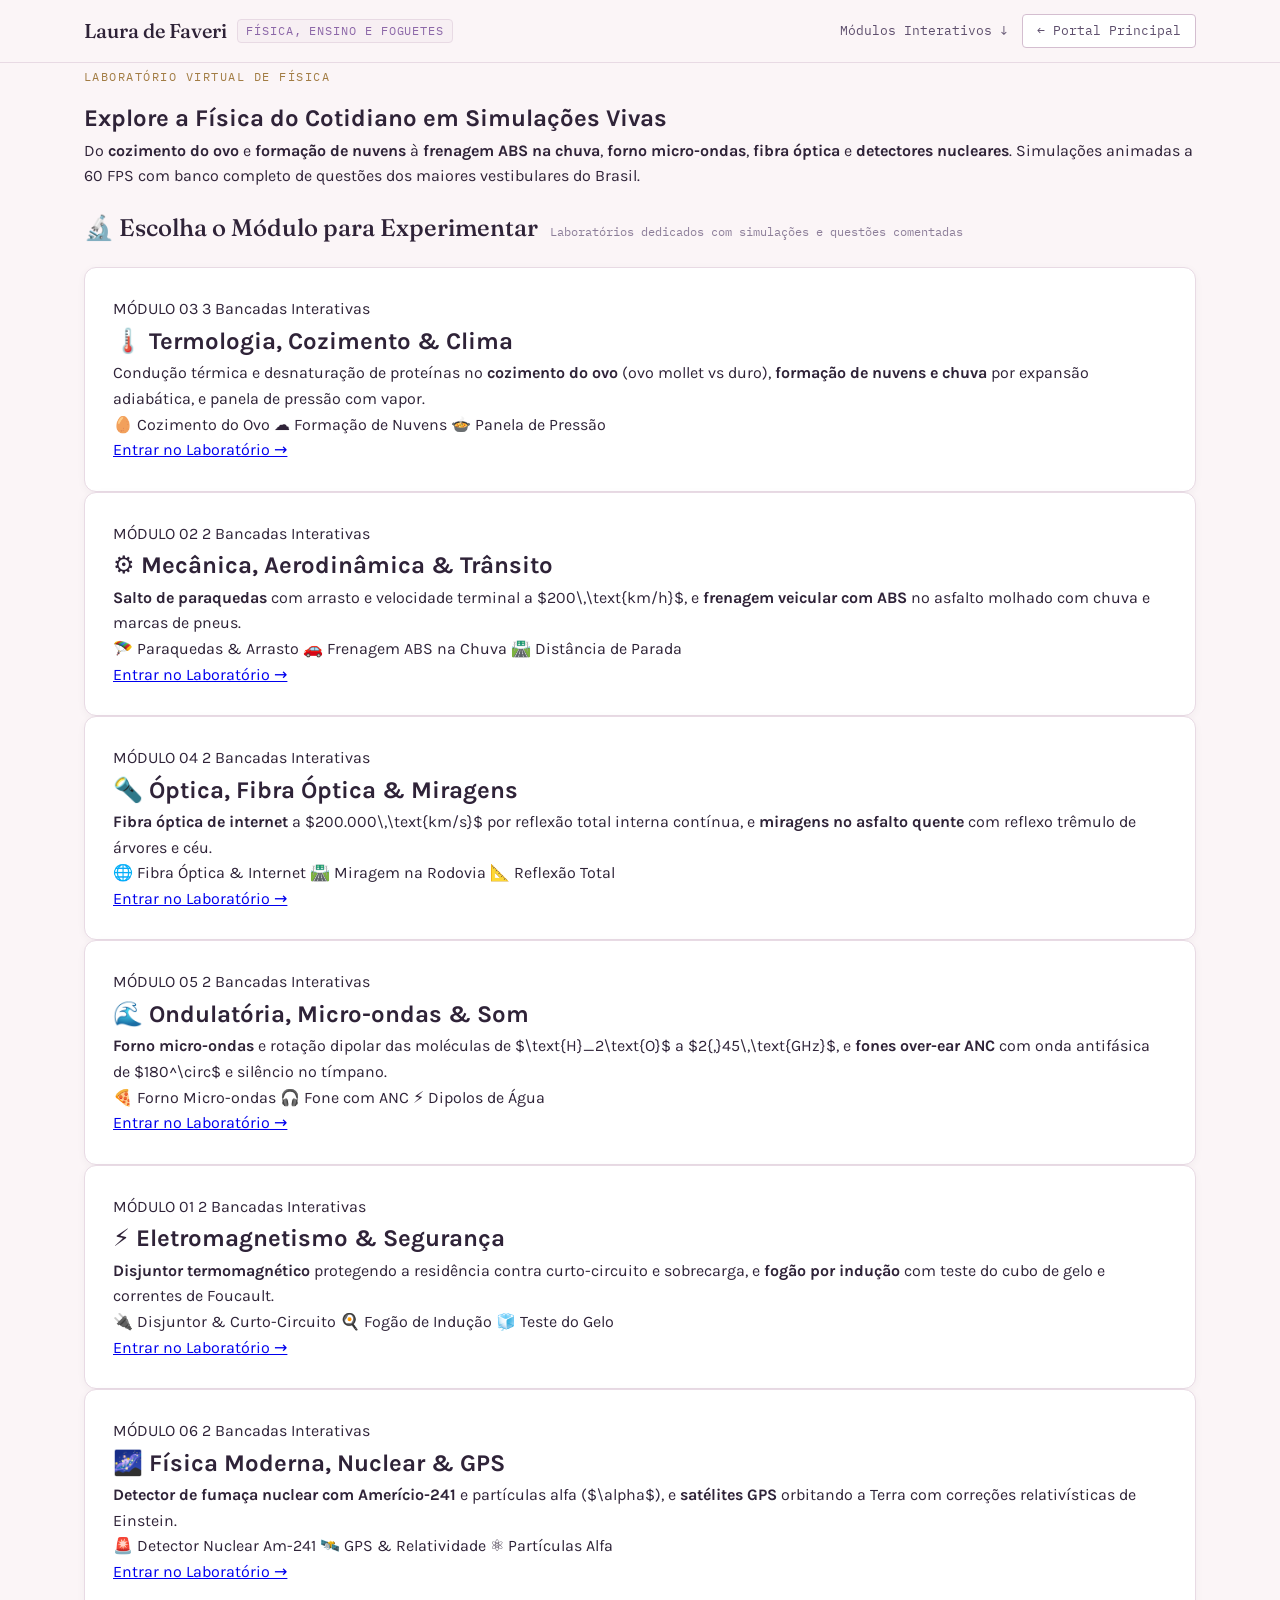
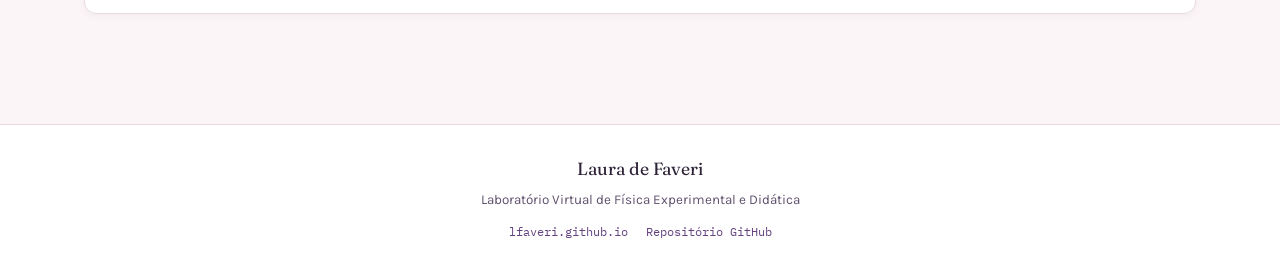
<file: index.html>
<!DOCTYPE html>
<html lang="pt-BR">
<head>
  <meta charset="UTF-8">
  <meta name="viewport" content="width=device-width, initial-scale=1.0">
  <title>Laboratório Virtual de Física | Laura de Faveri</title>
  <meta name="description" content="Laboratório Virtual de Física Experimental e Vestibulares com simulações interativas ricas e exercícios de vestibulares (ENEM, FUVEST, UNICAMP, ITA).">

  <!-- Google Fonts: Fraunces, Karla e IBM Plex Mono -->
  <link rel="preconnect" href="https://fonts.googleapis.com">
  <link rel="preconnect" href="https://fonts.gstatic.com" crossorigin>
  <link href="https://fonts.googleapis.com/css2?family=Fraunces:ital,opsz,wght@0,9..144,300;0,9..144,400;0,9..144,500;1,9..144,400&family=Karla:wght@400;500;600;700&family=IBM+Plex+Mono:wght@400;500;600&display=swap" rel="stylesheet">

  <link rel="stylesheet" href="css/style.css">
</head>
<body>

  <!-- HEADER -->
  <header class="site-header">
    <div class="header-container">
      <a href="index.html" class="wordmark-group">
        <span class="wordmark">Laura de Faveri</span>
        <span class="wordmark-tag">Física, Ensino e Foguetes</span>
      </a>
      <div class="header-nav-right">
        <a href="#modulos" class="nav-anchor">Módulos Interativos ↓</a>
        <a href="https://lfaveri.github.io/" class="back-btn" target="_blank" rel="noopener">← Portal Principal</a>
      </div>
    </div>
  </header>

  <main>
    <!-- HERO SECTION -->
    <section class="portal-hero">
      <div class="container">
        <span class="eyebrow">laboratório virtual de física</span>
        <h1 class="portal-title">Explore a Física do Cotidiano em Simulações Vivas</h1>
        <p class="portal-desc">
          Do <strong>cozimento do ovo</strong> e <strong>formação de nuvens</strong> à <strong>frenagem ABS na chuva</strong>, <strong>forno micro-ondas</strong>, <strong>fibra óptica</strong> e <strong>detectores nucleares</strong>. Simulações animadas a 60 FPS com banco completo de questões dos maiores vestibulares do Brasil.
        </p>
      </div>
    </section>

    <!-- CARDS DE MÓDULOS -->
    <section class="modules-section" id="modulos">
      <div class="container">
        <div class="section-head">
          <h2 class="section-head-title">🔬 Escolha o Módulo para Experimentar</h2>
          <span class="section-head-tag">Laboratórios dedicados com simulações e questões comentadas</span>
        </div>

        <div class="module-cards-grid">

          <!-- Card 1: Termologia (Com Destaque para Ovo & Nuvens) -->
          <div class="module-card">
            <div class="module-card-header">
              <span class="module-code">MÓDULO 03</span>
              <span class="module-topics-count">3 Bancadas Interativas</span>
            </div>
            <h2 class="module-name">🌡️ Termologia, Cozimento & Clima</h2>
            <p class="module-summary">
              Condução térmica e desnaturação de proteínas no <strong>cozimento do ovo</strong> (ovo mollet vs duro), <strong>formação de nuvens e chuva</strong> por expansão adiabática, e panela de pressão com vapor.
            </p>
            <div class="module-highlights">
              <span class="highlight-pill">🥚 Cozimento do Ovo</span>
              <span class="highlight-pill">☁️ Formação de Nuvens</span>
              <span class="highlight-pill">🍲 Panela de Pressão</span>
            </div>
            <a href="termologia.html" class="module-enter-btn">Entrar no Laboratório →</a>
          </div>

          <!-- Card 2: Mecânica (Com Destaque para Paraquedas & Carro) -->
          <div class="module-card">
            <div class="module-card-header">
              <span class="module-code">MÓDULO 02</span>
              <span class="module-topics-count">2 Bancadas Interativas</span>
            </div>
            <h2 class="module-name">⚙️ Mecânica, Aerodinâmica & Trânsito</h2>
            <p class="module-summary">
              <strong>Salto de paraquedas</strong> com arrasto e velocidade terminal a $200\,\text{km/h}$, e <strong>frenagem veicular com ABS</strong> no asfalto molhado com chuva e marcas de pneus.
            </p>
            <div class="module-highlights">
              <span class="highlight-pill">🪂 Paraquedas & Arrasto</span>
              <span class="highlight-pill">🚗 Frenagem ABS na Chuva</span>
              <span class="highlight-pill">🛣️ Distância de Parada</span>
            </div>
            <a href="mecanica.html" class="module-enter-btn">Entrar no Laboratório →</a>
          </div>

          <!-- Card 3: Óptica (Com Destaque para Fibra Óptica & Miragem) -->
          <div class="module-card">
            <div class="module-card-header">
              <span class="module-code">MÓDULO 04</span>
              <span class="module-topics-count">2 Bancadas Interativas</span>
            </div>
            <h2 class="module-name">🔦 Óptica, Fibra Óptica & Miragens</h2>
            <p class="module-summary">
              <strong>Fibra óptica de internet</strong> a $200.000\,\text{km/s}$ por reflexão total interna contínua, e <strong>miragens no asfalto quente</strong> com reflexo trêmulo de árvores e céu.
            </p>
            <div class="module-highlights">
              <span class="highlight-pill">🌐 Fibra Óptica & Internet</span>
              <span class="highlight-pill">🛣️ Miragem na Rodovia</span>
              <span class="highlight-pill">📐 Reflexão Total</span>
            </div>
            <a href="optica.html" class="module-enter-btn">Entrar no Laboratório →</a>
          </div>

          <!-- Card 4: Ondulatória (Com Destaque para Micro-ondas & ANC) -->
          <div class="module-card">
            <div class="module-card-header">
              <span class="module-code">MÓDULO 05</span>
              <span class="module-topics-count">2 Bancadas Interativas</span>
            </div>
            <h2 class="module-name">🌊 Ondulatória, Micro-ondas & Som</h2>
            <p class="module-summary">
              <strong>Forno micro-ondas</strong> e rotação dipolar das moléculas de $\text{H}_2\text{O}$ a $2{,}45\,\text{GHz}$, e <strong>fones over-ear ANC</strong> com onda antifásica de $180^\circ$ e silêncio no tímpano.
            </p>
            <div class="module-highlights">
              <span class="highlight-pill">🍕 Forno Micro-ondas</span>
              <span class="highlight-pill">🎧 Fone com ANC</span>
              <span class="highlight-pill">⚡ Dipolos de Água</span>
            </div>
            <a href="ondulatoria.html" class="module-enter-btn">Entrar no Laboratório →</a>
          </div>

          <!-- Card 5: Eletromagnetismo (Com Destaque para Disjuntor & Fogão) -->
          <div class="module-card">
            <div class="module-card-header">
              <span class="module-code">MÓDULO 01</span>
              <span class="module-topics-count">2 Bancadas Interativas</span>
            </div>
            <h2 class="module-name">⚡ Eletromagnetismo & Segurança</h2>
            <p class="module-summary">
              <strong>Disjuntor termomagnético</strong> protegendo a residência contra curto-circuito e sobrecarga, e <strong>fogão por indução</strong> com teste do cubo de gelo e correntes de Foucault.
            </p>
            <div class="module-highlights">
              <span class="highlight-pill">🔌 Disjuntor & Curto-Circuito</span>
              <span class="highlight-pill">🍳 Fogão de Indução</span>
              <span class="highlight-pill">🧊 Teste do Gelo</span>
            </div>
            <a href="eletromagnetismo.html" class="module-enter-btn">Entrar no Laboratório →</a>
          </div>

          <!-- Card 6: Física Moderna (Com Destaque para Detector Nuclear & GPS) -->
          <div class="module-card">
            <div class="module-card-header">
              <span class="module-code">MÓDULO 06</span>
              <span class="module-topics-count">2 Bancadas Interativas</span>
            </div>
            <h2 class="module-name">🌌 Física Moderna, Nuclear & GPS</h2>
            <p class="module-summary">
              <strong>Detector de fumaça nuclear com Amerício-241</strong> e partículas alfa ($\alpha$), e <strong>satélites GPS</strong> orbitando a Terra com correções relativísticas de Einstein.
            </p>
            <div class="module-highlights">
              <span class="highlight-pill">🚨 Detector Nuclear Am-241</span>
              <span class="highlight-pill">🛰️ GPS & Relatividade</span>
              <span class="highlight-pill">⚛️ Partículas Alfa</span>
            </div>
            <a href="moderna.html" class="module-enter-btn">Entrar no Laboratório →</a>
          </div>

        </div>
      </div>
    </section>
  </main>

  <!-- FOOTER -->
  <footer class="site-footer">
    <div class="container">
      <div class="footer-wordmark">Laura de Faveri</div>
      <p class="footer-note">Laboratório Virtual de Física Experimental e Didática</p>
      <div class="footer-links">
        <a href="https://lfaveri.github.io/" class="footer-link">lfaveri.github.io</a>
        <a href="https://github.com/lfaveri/simulations" class="footer-link">Repositório GitHub</a>
      </div>
    </div>
  </footer>

  <script src="js/main.js"></script>
</body>
</html>
</file>
<file: css/style.css>
/* ==========================================================================
   LABORATÓRIO DE FÍSICA — Laura de Faveri
   Design System Limpo, Elegante e Acadêmico
   ========================================================================== */

:root {
  --bg: #fbf5f7;
  --bg-panel: #ffffff;
  --bg-panel-soft: #f7eff3;
  
  --lilac: #c9aede;
  --lilac-deep: #8c67a8;
  --lilac-dark: #63427f;
  --rose: #e8a9bc;
  --thread: #cba36b;
  --thread-dark: #a27c44;
  --line: #e8dae4;
  --line-strong: #d4bed0;
  
  --ink: #2f2338;
  --ink-soft: #5e4f6d;
  --ink-muted: #8c7e99;
  
  --lab-green: #2e8b57;
  --lab-green-bg: #eaf6ef;
  --lab-blue: #3b6cb5;
  --lab-blue-bg: #edf3fc;
  --lab-red: #c8435d;
  --lab-red-bg: #fdf0f2;
  
  --font-serif: 'Fraunces', Georgia, serif;
  --font-sans: 'Karla', system-ui, -apple-system, sans-serif;
  --font-mono: 'IBM Plex Mono', monospace;
  
  --radius-sm: 4px;
  --radius-md: 8px;
  --radius-lg: 12px;
  
  --shadow-sm: 0 2px 8px rgba(47, 35, 56, 0.04);
  --shadow-md: 0 6px 20px rgba(47, 35, 56, 0.06);
  
  --transition: 0.2s ease;
}

/* Reset Global */
*, *::before, *::after { box-sizing: border-box; margin: 0; padding: 0; }

html { scroll-behavior: smooth; font-size: 16px; }

body {
  background-color: var(--bg) !important;
  color: var(--ink) !important;
  font-family: var(--font-sans);
  font-size: 16px;
  line-height: 1.6;
  -webkit-font-smoothing: antialiased;
  min-height: 100vh;
  display: flex;
  flex-direction: column;
}

.container {
  max-width: 1160px;
  margin: 0 auto;
  padding: 0 24px;
  width: 100%;
}

main { flex: 1; }

/* Header & Navegação */
.site-header {
  background: rgba(251, 245, 247, 0.95);
  border-bottom: 1px solid var(--line);
  padding: 14px 0;
  position: sticky;
  top: 0;
  z-index: 50;
  backdrop-filter: blur(10px);
}

.header-container {
  max-width: 1160px;
  margin: 0 auto;
  padding: 0 24px;
  display: flex;
  align-items: center;
  justify-content: space-between;
}

.wordmark-group {
  display: flex;
  align-items: center;
  gap: 10px;
  text-decoration: none;
}

.wordmark {
  font-family: var(--font-serif);
  font-size: 1.25rem;
  font-weight: 500;
  color: var(--ink);
}

.wordmark-tag {
  font-family: var(--font-mono);
  font-size: 0.72rem;
  text-transform: uppercase;
  letter-spacing: 0.08em;
  color: var(--lilac-deep);
  background: var(--bg-panel-soft);
  padding: 2px 8px;
  border-radius: var(--radius-sm);
  border: 1px solid var(--line);
}

.header-nav-right {
  display: flex;
  align-items: center;
  gap: 14px;
}

.nav-anchor {
  font-family: var(--font-mono);
  font-size: 0.8rem;
  color: var(--ink-soft);
  text-decoration: none;
}
.nav-anchor:hover { color: var(--lilac-dark); text-decoration: underline; }

.back-btn {
  display: inline-flex;
  align-items: center;
  gap: 6px;
  font-family: var(--font-mono);
  font-size: 0.8rem;
  color: var(--ink-soft);
  background: var(--bg-panel);
  border: 1px solid var(--line-strong);
  padding: 6px 14px;
  border-radius: var(--radius-sm);
  text-decoration: none;
  transition: all var(--transition);
}

.back-btn:hover {
  background: #ffffff;
  color: var(--ink);
  border-color: var(--lilac-deep);
  transform: translateY(-1px);
}

/* ==========================================================================
   LANDING PAGE (INDEX)
   ========================================================================== */
.hero-hub {
  padding: 60px 0 40px;
  text-align: center;
}

.eyebrow {
  font-family: var(--font-mono);
  font-size: 0.78rem;
  text-transform: uppercase;
  letter-spacing: 0.12em;
  color: var(--thread-dark);
  margin-bottom: 12px;
  display: inline-block;
}

.hero-title {
  font-family: var(--font-serif);
  font-size: clamp(2.2rem, 4.5vw, 3.4rem);
  font-weight: 400;
  color: var(--ink);
  line-height: 1.15;
  margin-bottom: 16px;
}

.hero-title em {
  font-style: italic;
  color: var(--lilac-dark);
}

.hero-subtitle {
  font-size: 1.1rem;
  color: var(--ink-soft);
  max-width: 680px;
  margin: 0 auto;
  line-height: 1.6;
}

.modules-section {
  padding: 20px 0 70px;
}

.modules-grid {
  display: grid;
  grid-template-columns: repeat(auto-fit, minmax(320px, 1fr));
  gap: 24px;
}

.module-card {
  background: var(--bg-panel);
  border: 1px solid var(--line);
  border-radius: var(--radius-lg);
  padding: 28px;
  text-decoration: none;
  color: var(--ink);
  display: flex;
  flex-direction: column;
  justify-content: space-between;
  box-shadow: var(--shadow-sm);
  transition: all var(--transition);
}

.module-card:hover {
  transform: translateY(-3px);
  border-color: var(--lilac-deep);
  box-shadow: var(--shadow-md);
}

.module-card-top {
  display: flex;
  align-items: center;
  gap: 14px;
  margin-bottom: 14px;
}

.module-icon {
  width: 44px;
  height: 44px;
  background: var(--bg-panel-soft);
  border: 1px solid var(--line);
  border-radius: var(--radius-md);
  display: flex;
  align-items: center;
  justify-content: center;
  font-size: 1.3rem;
  flex-shrink: 0;
}

.module-title {
  font-family: var(--font-serif);
  font-size: 1.3rem;
  color: var(--ink);
  font-weight: 500;
}

.module-desc {
  font-size: 0.92rem;
  color: var(--ink-soft);
  line-height: 1.6;
  margin-bottom: 20px;
}

.module-topics-list {
  list-style: none;
  margin-bottom: 20px;
  display: flex;
  flex-direction: column;
  gap: 6px;
}

.module-topics-list li {
  font-family: var(--font-mono);
  font-size: 0.78rem;
  color: var(--ink-muted);
  display: flex;
  align-items: center;
  gap: 6px;
}

.module-topics-list li::before {
  content: '·';
  color: var(--lilac-deep);
  font-size: 1.2rem;
  line-height: 0;
}

.module-card-cta {
  display: flex;
  align-items: center;
  gap: 6px;
  font-family: var(--font-mono);
  font-size: 0.8rem;
  font-weight: 500;
  color: var(--lilac-dark);
  padding-top: 14px;
  border-top: 1px dashed var(--line);
}

/* ==========================================================================
   SUBPÁGINAS DE MÓDULOS (BANCADAS & BANCO DE QUESTÕES)
   ========================================================================== */
.subpage-hero {
  padding: 36px 0 24px;
  border-bottom: 1px solid var(--line);
  margin-bottom: 24px;
}

.subpage-hero-row {
  display: flex;
  justify-content: space-between;
  align-items: flex-end;
  flex-wrap: wrap;
  gap: 16px;
}

.subpage-title {
  font-family: var(--font-serif);
  font-size: 2.2rem;
  color: var(--ink);
  font-weight: 400;
}

.subpage-desc {
  font-size: 0.98rem;
  color: var(--ink-soft);
  max-width: 620px;
}

/* Seção do Laboratório de Bancadas */
.lab-section {
  padding-bottom: 40px;
}

.section-head {
  display: flex;
  align-items: baseline;
  gap: 12px;
  margin-bottom: 20px;
}

.section-head-title {
  font-family: var(--font-serif);
  font-size: 1.5rem;
  font-weight: 500;
  color: var(--ink);
}

.section-head-tag {
  font-family: var(--font-mono);
  font-size: 0.75rem;
  color: var(--ink-muted);
}

.station-nav {
  display: flex;
  gap: 8px;
  background: var(--bg-panel-soft);
  border: 1px solid var(--line);
  padding: 6px;
  border-radius: var(--radius-md);
  margin-bottom: 24px;
  overflow-x: auto;
}

.station-tab {
  display: flex;
  align-items: center;
  gap: 8px;
  padding: 9px 16px;
  background: transparent;
  border: 1px solid transparent;
  border-radius: var(--radius-sm);
  cursor: pointer;
  color: var(--ink-soft);
  font-family: var(--font-sans);
  font-size: 0.9rem;
  font-weight: 500;
  white-space: nowrap;
  transition: all var(--transition);
}

.station-tab:hover {
  background: rgba(255, 255, 255, 0.6);
  color: var(--ink);
}

.station-tab.is-active {
  background: #ffffff;
  color: var(--ink);
  border-color: var(--line-strong);
  box-shadow: var(--shadow-sm);
}

.station-number {
  font-family: var(--font-mono);
  font-size: 0.72rem;
  background: var(--bg-panel-soft);
  border: 1px solid var(--line);
  color: var(--lilac-deep);
  padding: 2px 6px;
  border-radius: var(--radius-sm);
}
.station-tab.is-active .station-number {
  background: var(--lilac-deep);
  color: #ffffff;
  border-color: var(--lilac-dark);
}

.station-panel { display: none; }
.station-panel.is-active { display: block; animation: fadeIn 0.25s ease; }

.workbench-grid {
  display: grid;
  grid-template-columns: 1fr 1.15fr;
  gap: 28px;
  align-items: start;
}

/* Notebook Card */
.notebook-card {
  background: var(--bg-panel);
  border: 1px solid var(--line);
  border-radius: var(--radius-lg);
  padding: 28px;
  box-shadow: var(--shadow-sm);
}

.notebook-header {
  display: flex;
  justify-content: space-between;
  align-items: center;
  margin-bottom: 14px;
  padding-bottom: 10px;
  border-bottom: 1px dashed var(--line);
}

/* Badges de Vestibulares Multibancas */
.vestibular-badge {
  font-family: var(--font-mono);
  font-size: 0.74rem;
  font-weight: 600;
  padding: 3px 8px;
  border-radius: var(--radius-sm);
  text-transform: uppercase;
  letter-spacing: 0.04em;
}

.badge-fuvest  { background: #eef2fa; color: #2d559c; border: 1px solid #c8d8f4; }
.badge-enem    { background: #fdf0f2; color: #a43248; border: 1px solid #f5ccd3; }
.badge-unicamp { background: #f3eff9; color: #5f368c; border: 1px solid #d9c8eb; }
.badge-unesp   { background: #eafaf1; color: #1e7e44; border: 1px solid #c3edd3; }
.badge-unifesp { background: #fcf4e8; color: #a05c10; border: 1px solid #f2dbb8; }
.badge-ita     { background: #e6f7ff; color: #0050b3; border: 1px solid #91d5ff; }
.badge-ime     { background: #fff1f0; color: #cf1322; border: 1px solid #ffa39e; }
.badge-ufmg    { background: #f9f0ff; color: #531dab; border: 1px solid #d3adf7; }
.badge-ufg     { background: #f6ffed; color: #389e0d; border: 1px solid #b7eb8f; }
.badge-ufmt    { background: #fcffe6; color: #7cb305; border: 1px solid #eaff8f; }
.badge-ifmt    { background: #e6fffb; color: #08979c; border: 1px solid #87e8de; }
.badge-puc     { background: #fffbe6; color: #d48806; border: 1px solid #ffe58f; }
.badge-fei     { background: #f0f5ff; color: #1d39c4; border: 1px solid #adc6ff; }

.topic-tag {
  font-family: var(--font-mono);
  font-size: 0.74rem;
  color: var(--ink-muted);
}

.question-title {
  font-family: var(--font-serif);
  font-size: 1.25rem;
  font-weight: 500;
  color: var(--ink);
  margin-bottom: 12px;
}

.question-context {
  background: var(--bg-panel-soft);
  border-left: 3px solid var(--lilac-deep);
  padding: 12px 14px;
  font-size: 0.92rem;
  color: var(--ink-soft);
  border-radius: 0 var(--radius-sm) var(--radius-sm) 0;
  margin-bottom: 16px;
  font-style: italic;
}

.question-body {
  font-size: 0.95rem;
  color: var(--ink);
  line-height: 1.65;
  margin-bottom: 18px;
}

.options-group {
  display: flex;
  flex-direction: column;
  gap: 8px;
  margin-bottom: 18px;
}

.option-choice {
  display: flex;
  align-items: flex-start;
  gap: 10px;
  padding: 10px 14px;
  background: #ffffff;
  border: 1px solid var(--line);
  border-radius: var(--radius-sm);
  cursor: pointer;
  text-align: left;
  font-family: var(--font-sans);
  font-size: 0.92rem;
  color: var(--ink);
  transition: all var(--transition);
}

.option-choice:hover:not(.is-disabled) {
  border-color: var(--lilac-deep);
  background: #fdfbfd;
}

.opt-letter {
  font-family: var(--font-mono);
  font-size: 0.75rem;
  font-weight: 600;
  background: var(--bg-panel-soft);
  color: var(--ink-soft);
  width: 22px;
  height: 22px;
  display: flex;
  align-items: center;
  justify-content: center;
  border-radius: 50%;
  flex-shrink: 0;
  margin-top: 1px;
}

.option-choice.is-correct {
  border-color: var(--lab-green);
  background: var(--lab-green-bg);
  color: #1a5733;
}
.option-choice.is-correct .opt-letter {
  background: var(--lab-green);
  color: #ffffff;
}

.option-choice.is-wrong {
  border-color: var(--lab-red);
  background: var(--lab-red-bg);
  color: #831b2e;
}
.option-choice.is-wrong .opt-letter {
  background: var(--lab-red);
  color: #ffffff;
}

.notebook-actions {
  display: flex;
  gap: 10px;
  flex-wrap: wrap;
  padding-top: 14px;
  border-top: 1px solid var(--line);
}

.btn-lab {
  display: inline-flex;
  align-items: center;
  gap: 6px;
  padding: 8px 14px;
  border-radius: var(--radius-sm);
  font-family: var(--font-mono);
  font-size: 0.8rem;
  font-weight: 500;
  cursor: pointer;
  border: 1px solid transparent;
  transition: all var(--transition);
}

.btn-lab-primary {
  background: var(--lilac-dark);
  color: #ffffff;
}
.btn-lab-primary:hover {
  background: #503369;
}

.btn-lab-secondary {
  background: var(--bg-panel-soft);
  border-color: var(--line-strong);
  color: var(--ink);
}
.btn-lab-secondary:hover {
  background: #ffffff;
  border-color: var(--lilac-deep);
}

.resolution-box {
  display: none;
  background: #faf6fc;
  border: 1px solid var(--lilac);
  border-radius: var(--radius-md);
  padding: 16px;
  margin-top: 16px;
  animation: fadeIn 0.25s ease;
}
.resolution-box.is-visible { display: block; }

.resolution-box h4 {
  font-family: var(--font-serif);
  font-size: 0.98rem;
  color: var(--lilac-dark);
  margin-bottom: 8px;
}

.resolution-text {
  font-size: 0.9rem;
  color: var(--ink);
  line-height: 1.65;
}

/* Aparato Card */
.apparatus-card {
  background: var(--bg-panel);
  border: 1px solid var(--line);
  border-radius: var(--radius-lg);
  box-shadow: var(--shadow-sm);
  overflow: hidden;
}

.apparatus-topbar {
  background: #2b2133;
  color: #ede3f2;
  padding: 10px 18px;
  display: flex;
  justify-content: space-between;
  align-items: center;
}

.apparatus-title {
  font-family: var(--font-mono);
  font-size: 0.78rem;
  letter-spacing: 0.04em;
}

.apparatus-canvas-wrap {
  background: #12101c;
  display: flex;
  align-items: center;
  justify-content: center;
  min-height: 360px;
}
.apparatus-canvas-wrap canvas { display: block; max-width: 100%; }

.apparatus-controls {
  padding: 18px 20px;
  background: #ffffff;
  border-top: 1px solid var(--line);
}

.controls-grid {
  display: grid;
  grid-template-columns: repeat(auto-fit, minmax(140px, 1fr));
  gap: 14px;
  margin-bottom: 14px;
}

.control-dial {
  display: flex;
  flex-direction: column;
  gap: 4px;
}

.dial-header {
  display: flex;
  justify-content: space-between;
  align-items: baseline;
}

.dial-label {
  font-family: var(--font-mono);
  font-size: 0.72rem;
  color: var(--ink-soft);
  text-transform: uppercase;
}

.dial-value {
  font-family: var(--font-mono);
  font-size: 0.82rem;
  font-weight: 600;
  color: var(--lilac-dark);
}

.lab-slider {
  width: 100%;
  height: 5px;
  -webkit-appearance: none;
  appearance: none;
  background: var(--line);
  border-radius: 3px;
  outline: none;
}
.lab-slider::-webkit-slider-thumb {
  -webkit-appearance: none;
  width: 15px;
  height: 15px;
  border-radius: 50%;
  background: var(--lilac-dark);
  cursor: pointer;
}

.digital-readout-bar {
  background: var(--bg-panel-soft);
  border: 1px solid var(--line);
  border-radius: var(--radius-sm);
  padding: 10px 14px;
  display: flex;
  justify-content: space-around;
  align-items: center;
  flex-wrap: wrap;
  gap: 10px;
}

.readout-item {
  text-align: center;
}

.readout-name {
  font-family: var(--font-mono);
  font-size: 0.65rem;
  color: var(--ink-muted);
  text-transform: uppercase;
}

.readout-num {
  font-family: var(--font-mono);
  font-size: 1rem;
  font-weight: 600;
  color: var(--ink);
}

/* ==========================================================================
   SEÇÃO DEDICADA: BANCO DE QUESTÕES DE VESTIBULAR MULTIBANCAS
   ========================================================================== */
.question-bank-section {
  padding: 40px 0 60px;
  border-top: 1px solid var(--line);
}

.bank-filters {
  display: flex;
  gap: 8px;
  margin-bottom: 24px;
  flex-wrap: wrap;
}

.bank-filter-btn {
  font-family: var(--font-mono);
  font-size: 0.78rem;
  padding: 6px 14px;
  border-radius: var(--radius-sm);
  background: var(--bg-panel);
  border: 1px solid var(--line);
  color: var(--ink-soft);
  cursor: pointer;
  transition: all var(--transition);
}

.bank-filter-btn:hover {
  border-color: var(--lilac-deep);
  color: var(--ink);
}

.bank-filter-btn.is-active {
  background: var(--lilac-dark);
  color: #ffffff;
  border-color: var(--lilac-dark);
}

.questions-grid {
  display: flex;
  flex-direction: column;
  gap: 20px;
}

.bank-question-card {
  background: var(--bg-panel);
  border: 1px solid var(--line);
  border-radius: var(--radius-md);
  padding: 24px;
  box-shadow: var(--shadow-sm);
}

.bank-card-header {
  display: flex;
  justify-content: space-between;
  align-items: center;
  margin-bottom: 12px;
  padding-bottom: 10px;
  border-bottom: 1px dashed var(--line);
  flex-wrap: wrap;
  gap: 8px;
}

.bank-question-text {
  font-size: 0.95rem;
  color: var(--ink);
  line-height: 1.65;
  margin-bottom: 16px;
}

/* Footer */
.site-footer {
  background: #ffffff;
  border-top: 1px solid var(--line);
  padding: 30px 0;
  margin-top: 40px;
  text-align: center;
}

.footer-wordmark {
  font-family: var(--font-serif);
  font-size: 1.1rem;
  color: var(--ink);
  margin-bottom: 6px;
}

.footer-note {
  font-size: 0.84rem;
  color: var(--ink-soft);
  margin-bottom: 12px;
}

.footer-links {
  display: flex;
  gap: 18px;
  justify-content: center;
}

.footer-link {
  font-family: var(--font-mono);
  font-size: 0.78rem;
  color: var(--lilac-dark);
  text-decoration: none;
}
.footer-link:hover { text-decoration: underline; }

@keyframes fadeIn {
  from { opacity: 0; transform: translateY(6px); }
  to   { opacity: 1; transform: translateY(0); }
}

@media (max-width: 900px) {
  .workbench-grid { grid-template-columns: 1fr; }
  .modules-grid { grid-template-columns: 1fr; }
}
</file>
